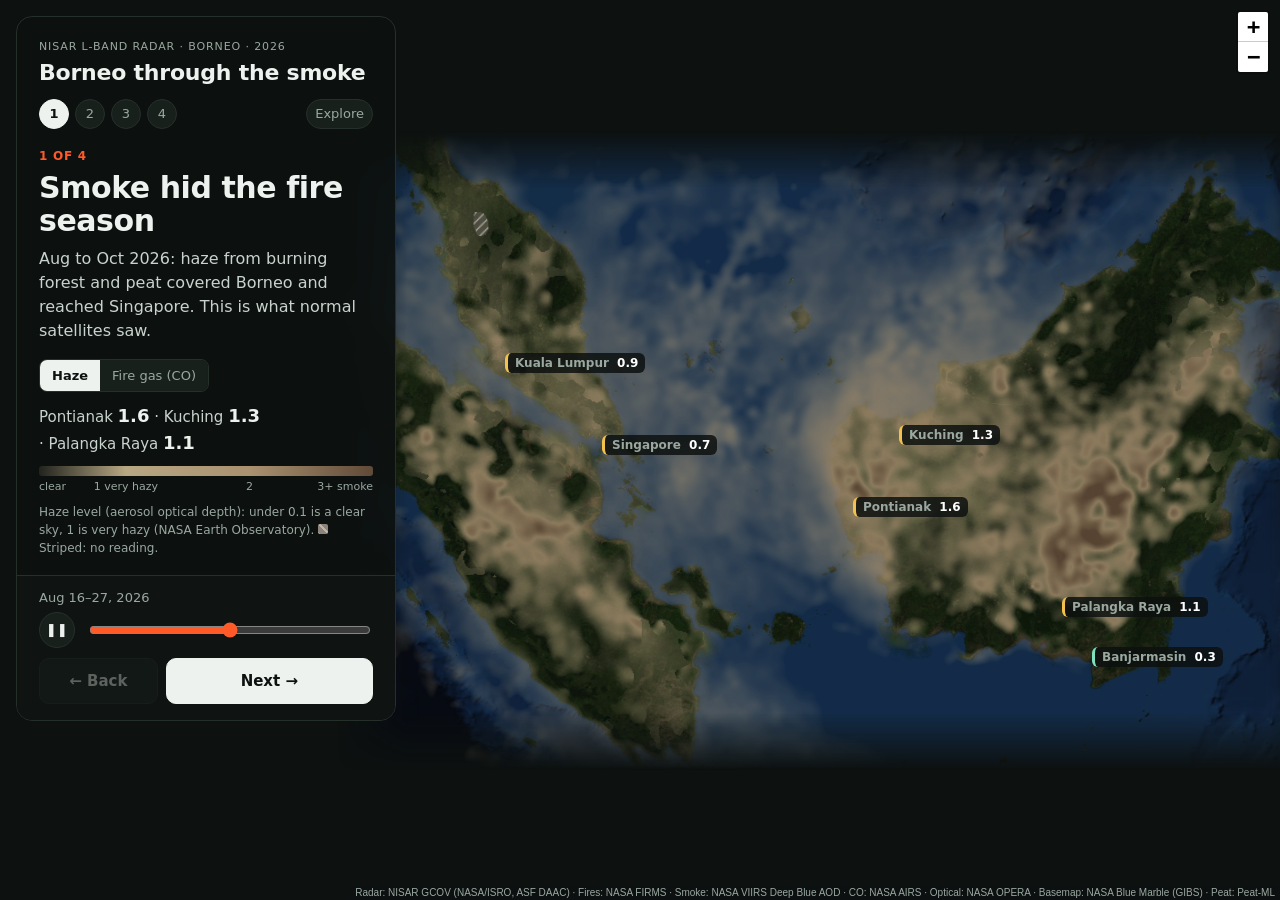
<file: index.html>
<!doctype html>
<html lang="en">
<head>
  <meta charset="utf-8">
  <meta name="viewport" content="width=device-width, initial-scale=1">
  <title>Borneo Through the Smoke</title>
  <link rel="stylesheet" href="vendor/leaflet.css">
  <link rel="stylesheet" href="style.css">
</head>
<body>
  <div id="map" aria-label="Map of Borneo and the region around it"></div>

  <aside id="panel">
    <header class="brand">
      <p class="kicker">NISAR L-band radar · Borneo · 2026</p>
      <h1>Borneo through the smoke</h1>
      <nav class="dots" id="dots" aria-label="Chapters"></nav>
    </header>

    <section class="chapter" id="chapter" aria-live="polite">
      <p class="chno" id="chNo"></p>
      <h2 id="chTitle"></h2>
      <p class="chbody" id="chBody"></p>
      <div class="widget" id="chWidget"></div>
    </section>

    <section class="explore" id="explore" hidden>
      <div class="stats">
        <div><span class="big loss" data-live="km2">0</span><small>km² of tree cover lost (radar)</small></div>
        <div><span class="big" data-live="co2">0</span><small>Mt CO₂ from peat (upper estimate)</small></div>
      </div>
      <p class="keys"><span><i class="key green"></i>tree cover in June</span><span><i class="key red"></i>lost (radar)</span><span><i class="key grey"></i>no tree cover</span></p>
      <div class="layers">
        <label><input type="checkbox" id="tPeat"> Peat <span class="hint"><i class="key peat"></i>peat <i class="key peatburn"></i>burned peat</span></label>
        <label><input type="checkbox" id="tFires"> NASA fire detections <span class="hint">36 days up to the slider date</span></label>
        <label><input type="checkbox" id="tSmoke"> Smoke <span class="hint">what normal satellites see</span></label>
        <label><input type="checkbox" id="tCO"> Fire gas <span class="hint">carbon monoxide, NASA AIRS</span></label>
        <p class="hint" id="smokeHides" hidden>Smoke is on: the radar layers are hidden under it.</p>
        <div id="exploreScales" hidden>
          <div class="gas-aod"><div class="aodbar"></div><div class="aodticks"><span style="left:0">clear</span><span style="left:26%">1 very hazy</span><span style="left:63%">2</span><span style="right:0">3+ smoke</span></div></div>
          <div class="gas-co" hidden><div class="cobar"></div><div class="aodticks"><span style="left:0">80 June</span><span style="left:45%">200</span><span style="right:0">330+ ppb</span></div></div>
        </div>
      </div>
      <div class="jumps">
        <button type="button" class="jump" data-jump="ketapang">Ketapang peat dome →</button>
      </div>
      <p class="hint">Click green or red for a spot's radar history.</p>
    </section>

    <section class="probe" id="probe" hidden>
      <div class="probe-head">
        <strong id="probeTitle">This spot</strong>
        <button id="probeClose" type="button" aria-label="Close">×</button>
      </div>
      <p class="probenote" id="probeNote"></p>
      <p class="legend"><span class="hv"></span>leaf echo (HV) <span class="hh"></span>ground and trunk echo (HH)</p>
      <svg id="chart" viewBox="0 0 300 100" role="img" aria-label="Radar brightness over time"></svg>
    </section>

    <p class="limits">Radar values are relative brightness from NISAR browse images, not calibrated backscatter. Radar map: Borneo south of 4.2° N. Sources and method: see the README.</p>

    <div class="dock">
      <section class="timeline">
        <div class="when"><span id="date">June 17 to 28</span></div>
        <div class="time">
          <button id="play" type="button" aria-label="Play">▶</button>
          <input id="slider" type="range" min="0" max="0" value="0" aria-label="12-day step">
        </div>
      </section>
      <div class="nav">
        <button id="prev" type="button">← Back</button>
        <button id="next" type="button" class="primary">Next →</button>
      </div>
    </div>
  </aside>

  <script src="vendor/leaflet.js"></script>
  <script src="app.js"></script>
</body>
</html>
</file>
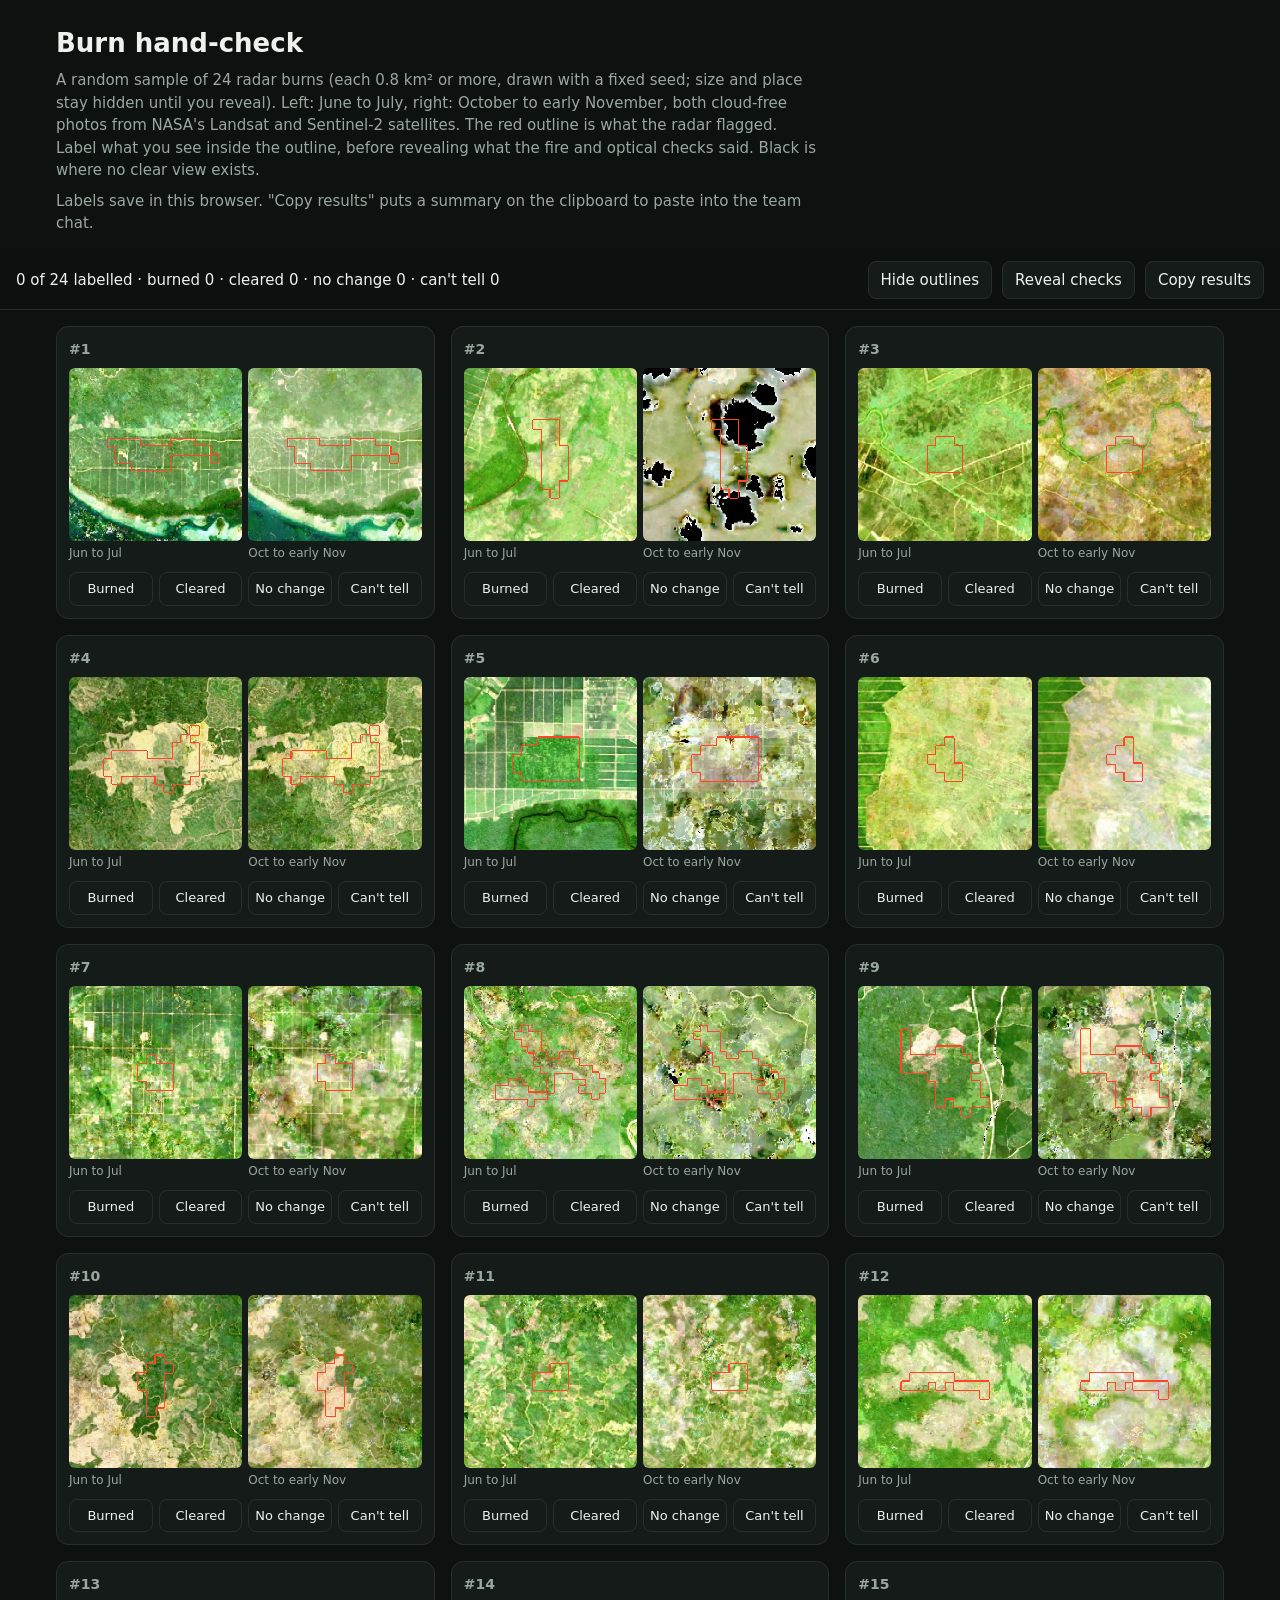
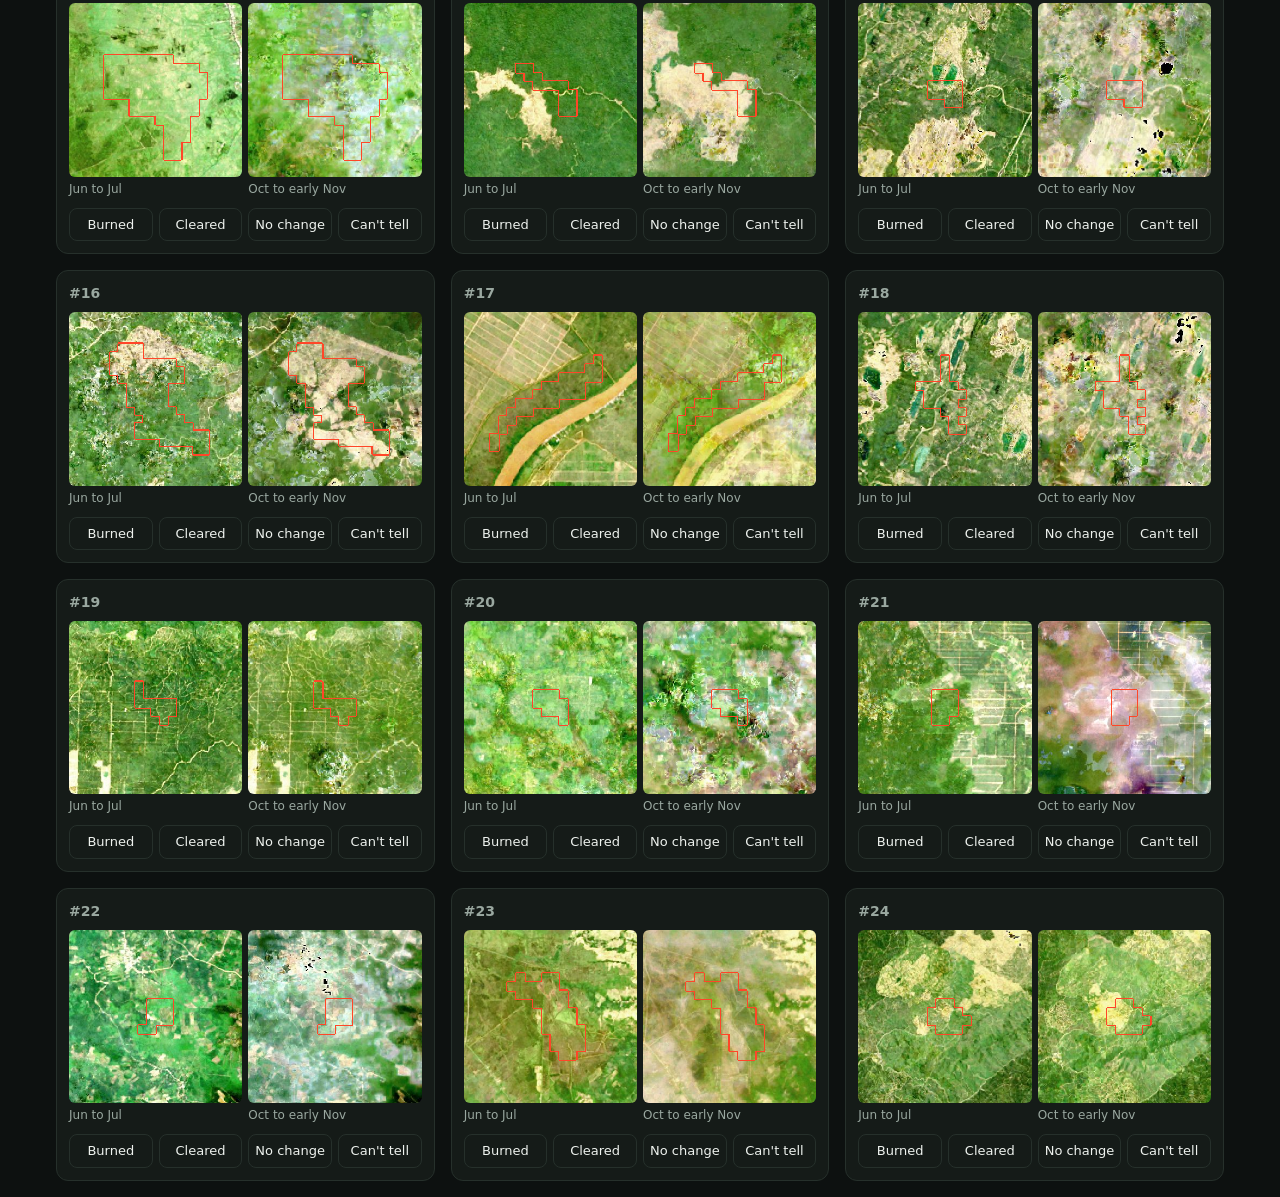
<file: review.html>
<!doctype html>
<html lang="en">
<head>
  <meta charset="utf-8">
  <meta name="viewport" content="width=device-width, initial-scale=1">
  <title>Burn Hand-Check</title>
  <style>
    :root { --bg: #0d1110; --card: #151b18; --ink: #eef2ee; --muted: #9aa8a0; --line: #26302b; --loss: #ff5a28; }
    * { box-sizing: border-box; }
    body { margin: 0; background: var(--bg); color: var(--ink); font: 15px/1.5 "Inter", system-ui, sans-serif; }
    header { padding: 24px 16px 8px; max-width: 1200px; margin: 0 auto; }
    h1 { margin: 0 0 6px; font-size: 26px; }
    p { margin: 0 0 8px; color: var(--muted); max-width: 760px; }
    .bar { position: sticky; top: 0; z-index: 2; background: rgba(13,17,16,0.95); border-bottom: 1px solid var(--line);
      padding: 10px 16px; display: flex; flex-wrap: wrap; gap: 10px; align-items: center; }
    .bar .tally { margin-right: auto; font-variant-numeric: tabular-nums; }
    button { font: inherit; cursor: pointer; border-radius: 8px; border: 1px solid var(--line); background: var(--card);
      color: var(--ink); padding: 7px 12px; }
    main { display: grid; grid-template-columns: repeat(auto-fill, minmax(340px, 1fr)); gap: 16px; padding: 16px;
      max-width: 1200px; margin: 0 auto; }
    .card { background: var(--card); border: 1px solid var(--line); border-radius: 12px; padding: 12px; }
    .card h2 { margin: 0 0 8px; font-size: 14px; font-weight: 600; display: flex; justify-content: space-between; color: var(--muted); }
    .pair { display: grid; grid-template-columns: 1fr 1fr; gap: 6px; }
    figure { margin: 0; position: relative; }
    figure img { width: 100%; display: block; border-radius: 6px; aspect-ratio: 1; image-rendering: auto; background: #000; }
    figure img.mask { position: absolute; inset: 0; image-rendering: pixelated; background: transparent; }
    figcaption { font-size: 12px; color: var(--muted); margin-top: 3px; }
    .hide-mask img.mask { display: none; }
    .labels { display: grid; grid-template-columns: repeat(4, 1fr); gap: 6px; margin-top: 10px; }
    .labels button { padding: 6px 4px; font-size: 13px; }
    .locked .labels button { cursor: default; opacity: 0.6; }
    .locked .labels button.on { opacity: 1; }
    .labels button.on { background: var(--ink); color: var(--bg); border-color: var(--ink); font-weight: 600; }
    .truth { margin-top: 8px; font-size: 13px; color: var(--muted); display: none; }
    .reveal .truth { display: block; }
    .where { display: none; }
    .reveal .where { display: inline; }
    .truth b { color: var(--ink); }
    a { color: var(--muted); }
  </style>
</head>
<body>
  <header>
    <h1>Burn hand-check</h1>
    <p>A random sample of 24 radar burns (each 0.8 km² or more, drawn with a fixed seed; size and place stay hidden until you reveal). Left: June to July, right: October to early November, both
      cloud-free photos from NASA's Landsat and Sentinel-2 satellites. The red outline is what the radar flagged. Label what you see
      inside the outline, before revealing what the fire and optical checks said. Black is where no clear view exists.</p>
    <p>Labels save in this browser. "Copy results" puts a summary on the clipboard to paste into the team chat.</p>
  </header>
  <div class="bar">
    <span class="tally" id="tally"></span>
    <button id="toggleMask" type="button">Hide outlines</button>
    <button id="reveal" type="button">Reveal checks</button>
    <button id="copy" type="button">Copy results</button>
  </div>
  <main id="grid"></main>

  <script>
    (async function () {
      const LABELS = [["burned", "Burned"], ["cleared", "Cleared"], ["none", "No change"], ["unclear", "Can't tell"]];
      const KEY = "burn-review-v1";
      let saved = {};
      try { saved = JSON.parse(localStorage.getItem(KEY) || "{}"); } catch (e) { saved = {}; }
      let revealed = false;
      try { revealed = localStorage.getItem(KEY + "-revealed") === "1"; } catch (e) { revealed = false; }
      const store = () => { try { localStorage.setItem(KEY, JSON.stringify(saved)); } catch (e) { /* labels stay in memory */ } };
      const data = await (await fetch("review/review.json", { cache: "no-cache" })).json();
      const grid = document.getElementById("grid");
      const pad = (n) => String(n).padStart(2, "0");
      grid.innerHTML = data.items.map((it) => `
        <article class="card" data-id="${it.id}">
          <h2><span>#${it.id + 1}<span class="where"> · ${it.km2} km²</span></span><a class="where" href="https://www.google.com/maps/@${it.lat},${it.lon},13z" target="_blank" rel="noopener">${it.lat}°, ${it.lon}°</a></h2>
          <div class="pair">
            <figure><img src="review/${pad(it.id)}_before.jpg" alt="Before"><img class="mask" src="review/${pad(it.id)}_mask.png" alt=""><figcaption>Jun to Jul</figcaption></figure>
            <figure><img src="review/${pad(it.id)}_after.jpg" alt="After"><img class="mask" src="review/${pad(it.id)}_mask.png" alt=""><figcaption>Oct to early Nov</figcaption></figure>
          </div>
          <div class="labels">${LABELS.map(([k, t]) => `<button type="button" data-label="${k}">${t}</button>`).join("")}</div>
          <div class="truth">Fire match: <b>${Math.round(it.fire * 100)}%</b> of the burn · Optical change map, new damage: <b>${Math.round(it.optical * 100)}%</b></div>
        </article>`).join("");

      if (revealed) { document.body.classList.add("reveal"); document.getElementById("reveal").textContent = "Hide checks"; }
      function paint() {
        document.body.classList.toggle("locked", revealed);
        grid.querySelectorAll(".card").forEach((card) => {
          card.querySelectorAll("[data-label]").forEach((b) => b.classList.toggle("on", saved[card.dataset.id] === b.dataset.label));
        });
        const n = data.items.length, done = Object.keys(saved).length;
        const count = (k) => Object.values(saved).filter((v) => v === k).length;
        document.getElementById("tally").textContent = (revealed ? "Checks revealed, labels locked. " : "") +
          `${done} of ${n} labelled · burned ${count("burned")} · cleared ${count("cleared")} · no change ${count("none")} · can't tell ${count("unclear")}`;
      }
      grid.addEventListener("click", (e) => {
        const b = e.target.closest("[data-label]");
        if (!b || revealed) return;  // labels lock for good once the checks have been revealed
        const id = b.closest(".card").dataset.id;
        saved[id] = saved[id] === b.dataset.label ? undefined : b.dataset.label;
        if (!saved[id]) delete saved[id];
        store(); paint();
      });
      document.getElementById("toggleMask").addEventListener("click", (e) => {
        const off = document.body.classList.toggle("hide-mask");
        e.target.textContent = off ? "Show outlines" : "Hide outlines";
      });
      document.getElementById("reveal").addEventListener("click", (e) => {
        const on = document.body.classList.toggle("reveal");
        if (on && !revealed) { revealed = true; try { localStorage.setItem(KEY + "-revealed", "1"); } catch (err) { /* stays locked this visit */ } }
        paint();
        e.target.textContent = on ? "Hide checks" : "Reveal checks";
      });
      document.getElementById("copy").addEventListener("click", async (e) => {
        const rows = data.items.map((it) => `#${it.id + 1}\t${it.lat},${it.lon}\t${it.km2} km2\t${saved[it.id] || "-"}\tfire ${Math.round(it.fire * 100)}%\toptical ${Math.round(it.optical * 100)}%`);
        const text = document.getElementById("tally").textContent + "\n" + rows.join("\n");
        try { await navigator.clipboard.writeText(text); e.target.textContent = "Copied"; }
        catch (err) { e.target.textContent = "Copy failed"; }
        setTimeout(() => { e.target.textContent = "Copy results"; }, 1500);
      });
      paint();
    })();
  </script>
</body>
</html>
</file>
<file: vendor/leaflet.css>
/* required styles */

.leaflet-pane,
.leaflet-tile,
.leaflet-marker-icon,
.leaflet-marker-shadow,
.leaflet-tile-container,
.leaflet-pane > svg,
.leaflet-pane > canvas,
.leaflet-zoom-box,
.leaflet-image-layer,
.leaflet-layer {
	position: absolute;
	left: 0;
	top: 0;
	}
.leaflet-container {
	overflow: hidden;
	}
.leaflet-tile,
.leaflet-marker-icon,
.leaflet-marker-shadow {
	-webkit-user-select: none;
	   -moz-user-select: none;
	        user-select: none;
	  -webkit-user-drag: none;
	}
/* Prevents IE11 from highlighting tiles in blue */
.leaflet-tile::selection {
	background: transparent;
}
/* Safari renders non-retina tile on retina better with this, but Chrome is worse */
.leaflet-safari .leaflet-tile {
	image-rendering: -webkit-optimize-contrast;
	}
/* hack that prevents hw layers "stretching" when loading new tiles */
.leaflet-safari .leaflet-tile-container {
	width: 1600px;
	height: 1600px;
	-webkit-transform-origin: 0 0;
	}
.leaflet-marker-icon,
.leaflet-marker-shadow {
	display: block;
	}
/* .leaflet-container svg: reset svg max-width decleration shipped in Joomla! (joomla.org) 3.x */
/* .leaflet-container img: map is broken in FF if you have max-width: 100% on tiles */
.leaflet-container .leaflet-overlay-pane svg {
	max-width: none !important;
	max-height: none !important;
	}
.leaflet-container .leaflet-marker-pane img,
.leaflet-container .leaflet-shadow-pane img,
.leaflet-container .leaflet-tile-pane img,
.leaflet-container img.leaflet-image-layer,
.leaflet-container .leaflet-tile {
	max-width: none !important;
	max-height: none !important;
	width: auto;
	padding: 0;
	}

.leaflet-container img.leaflet-tile {
	/* See: https://bugs.chromium.org/p/chromium/issues/detail?id=600120 */
	mix-blend-mode: plus-lighter;
}

.leaflet-container.leaflet-touch-zoom {
	-ms-touch-action: pan-x pan-y;
	touch-action: pan-x pan-y;
	}
.leaflet-container.leaflet-touch-drag {
	-ms-touch-action: pinch-zoom;
	/* Fallback for FF which doesn't support pinch-zoom */
	touch-action: none;
	touch-action: pinch-zoom;
}
.leaflet-container.leaflet-touch-drag.leaflet-touch-zoom {
	-ms-touch-action: none;
	touch-action: none;
}
.leaflet-container {
	-webkit-tap-highlight-color: transparent;
}
.leaflet-container a {
	-webkit-tap-highlight-color: rgba(51, 181, 229, 0.4);
}
.leaflet-tile {
	filter: inherit;
	visibility: hidden;
	}
.leaflet-tile-loaded {
	visibility: inherit;
	}
.leaflet-zoom-box {
	width: 0;
	height: 0;
	-moz-box-sizing: border-box;
	     box-sizing: border-box;
	z-index: 800;
	}
/* workaround for https://bugzilla.mozilla.org/show_bug.cgi?id=888319 */
.leaflet-overlay-pane svg {
	-moz-user-select: none;
	}

.leaflet-pane         { z-index: 400; }

.leaflet-tile-pane    { z-index: 200; }
.leaflet-overlay-pane { z-index: 400; }
.leaflet-shadow-pane  { z-index: 500; }
.leaflet-marker-pane  { z-index: 600; }
.leaflet-tooltip-pane   { z-index: 650; }
.leaflet-popup-pane   { z-index: 700; }

.leaflet-map-pane canvas { z-index: 100; }
.leaflet-map-pane svg    { z-index: 200; }

.leaflet-vml-shape {
	width: 1px;
	height: 1px;
	}
.lvml {
	behavior: url(#default#VML);
	display: inline-block;
	position: absolute;
	}


/* control positioning */

.leaflet-control {
	position: relative;
	z-index: 800;
	pointer-events: visiblePainted; /* IE 9-10 doesn't have auto */
	pointer-events: auto;
	}
.leaflet-top,
.leaflet-bottom {
	position: absolute;
	z-index: 1000;
	pointer-events: none;
	}
.leaflet-top {
	top: 0;
	}
.leaflet-right {
	right: 0;
	}
.leaflet-bottom {
	bottom: 0;
	}
.leaflet-left {
	left: 0;
	}
.leaflet-control {
	float: left;
	clear: both;
	}
.leaflet-right .leaflet-control {
	float: right;
	}
.leaflet-top .leaflet-control {
	margin-top: 10px;
	}
.leaflet-bottom .leaflet-control {
	margin-bottom: 10px;
	}
.leaflet-left .leaflet-control {
	margin-left: 10px;
	}
.leaflet-right .leaflet-control {
	margin-right: 10px;
	}


/* zoom and fade animations */

.leaflet-fade-anim .leaflet-popup {
	opacity: 0;
	-webkit-transition: opacity 0.2s linear;
	   -moz-transition: opacity 0.2s linear;
	        transition: opacity 0.2s linear;
	}
.leaflet-fade-anim .leaflet-map-pane .leaflet-popup {
	opacity: 1;
	}
.leaflet-zoom-animated {
	-webkit-transform-origin: 0 0;
	    -ms-transform-origin: 0 0;
	        transform-origin: 0 0;
	}
svg.leaflet-zoom-animated {
	will-change: transform;
}

.leaflet-zoom-anim .leaflet-zoom-animated {
	-webkit-transition: -webkit-transform 0.25s cubic-bezier(0,0,0.25,1);
	   -moz-transition:    -moz-transform 0.25s cubic-bezier(0,0,0.25,1);
	        transition:         transform 0.25s cubic-bezier(0,0,0.25,1);
	}
.leaflet-zoom-anim .leaflet-tile,
.leaflet-pan-anim .leaflet-tile {
	-webkit-transition: none;
	   -moz-transition: none;
	        transition: none;
	}

.leaflet-zoom-anim .leaflet-zoom-hide {
	visibility: hidden;
	}


/* cursors */

.leaflet-interactive {
	cursor: pointer;
	}
.leaflet-grab {
	cursor: -webkit-grab;
	cursor:    -moz-grab;
	cursor:         grab;
	}
.leaflet-crosshair,
.leaflet-crosshair .leaflet-interactive {
	cursor: crosshair;
	}
.leaflet-popup-pane,
.leaflet-control {
	cursor: auto;
	}
.leaflet-dragging .leaflet-grab,
.leaflet-dragging .leaflet-grab .leaflet-interactive,
.leaflet-dragging .leaflet-marker-draggable {
	cursor: move;
	cursor: -webkit-grabbing;
	cursor:    -moz-grabbing;
	cursor:         grabbing;
	}

/* marker & overlays interactivity */
.leaflet-marker-icon,
.leaflet-marker-shadow,
.leaflet-image-layer,
.leaflet-pane > svg path,
.leaflet-tile-container {
	pointer-events: none;
	}

.leaflet-marker-icon.leaflet-interactive,
.leaflet-image-layer.leaflet-interactive,
.leaflet-pane > svg path.leaflet-interactive,
svg.leaflet-image-layer.leaflet-interactive path {
	pointer-events: visiblePainted; /* IE 9-10 doesn't have auto */
	pointer-events: auto;
	}

/* visual tweaks */

.leaflet-container {
	background: #ddd;
	outline-offset: 1px;
	}
.leaflet-container a {
	color: #0078A8;
	}
.leaflet-zoom-box {
	border: 2px dotted #38f;
	background: rgba(255,255,255,0.5);
	}


/* general typography */
.leaflet-container {
	font-family: "Helvetica Neue", Arial, Helvetica, sans-serif;
	font-size: 12px;
	font-size: 0.75rem;
	line-height: 1.5;
	}


/* general toolbar styles */

.leaflet-bar {
	box-shadow: 0 1px 5px rgba(0,0,0,0.65);
	border-radius: 4px;
	}
.leaflet-bar a {
	background-color: #fff;
	border-bottom: 1px solid #ccc;
	width: 26px;
	height: 26px;
	line-height: 26px;
	display: block;
	text-align: center;
	text-decoration: none;
	color: black;
	}
.leaflet-bar a,
.leaflet-control-layers-toggle {
	background-position: 50% 50%;
	background-repeat: no-repeat;
	display: block;
	}
.leaflet-bar a:hover,
.leaflet-bar a:focus {
	background-color: #f4f4f4;
	}
.leaflet-bar a:first-child {
	border-top-left-radius: 4px;
	border-top-right-radius: 4px;
	}
.leaflet-bar a:last-child {
	border-bottom-left-radius: 4px;
	border-bottom-right-radius: 4px;
	border-bottom: none;
	}
.leaflet-bar a.leaflet-disabled {
	cursor: default;
	background-color: #f4f4f4;
	color: #bbb;
	}

.leaflet-touch .leaflet-bar a {
	width: 30px;
	height: 30px;
	line-height: 30px;
	}
.leaflet-touch .leaflet-bar a:first-child {
	border-top-left-radius: 2px;
	border-top-right-radius: 2px;
	}
.leaflet-touch .leaflet-bar a:last-child {
	border-bottom-left-radius: 2px;
	border-bottom-right-radius: 2px;
	}

/* zoom control */

.leaflet-control-zoom-in,
.leaflet-control-zoom-out {
	font: bold 18px 'Lucida Console', Monaco, monospace;
	text-indent: 1px;
	}

.leaflet-touch .leaflet-control-zoom-in, .leaflet-touch .leaflet-control-zoom-out  {
	font-size: 22px;
	}


/* layers control */

.leaflet-control-layers {
	box-shadow: 0 1px 5px rgba(0,0,0,0.4);
	background: #fff;
	border-radius: 5px;
	}
.leaflet-control-layers-toggle {
	background-image: url(images/layers.png);
	width: 36px;
	height: 36px;
	}
.leaflet-retina .leaflet-control-layers-toggle {
	background-image: url(images/layers-2x.png);
	background-size: 26px 26px;
	}
.leaflet-touch .leaflet-control-layers-toggle {
	width: 44px;
	height: 44px;
	}
.leaflet-control-layers .leaflet-control-layers-list,
.leaflet-control-layers-expanded .leaflet-control-layers-toggle {
	display: none;
	}
.leaflet-control-layers-expanded .leaflet-control-layers-list {
	display: block;
	position: relative;
	}
.leaflet-control-layers-expanded {
	padding: 6px 10px 6px 6px;
	color: #333;
	background: #fff;
	}
.leaflet-control-layers-scrollbar {
	overflow-y: scroll;
	overflow-x: hidden;
	padding-right: 5px;
	}
.leaflet-control-layers-selector {
	margin-top: 2px;
	position: relative;
	top: 1px;
	}
.leaflet-control-layers label {
	display: block;
	font-size: 13px;
	font-size: 1.08333em;
	}
.leaflet-control-layers-separator {
	height: 0;
	border-top: 1px solid #ddd;
	margin: 5px -10px 5px -6px;
	}

/* Default icon URLs */
.leaflet-default-icon-path { /* used only in path-guessing heuristic, see L.Icon.Default */
	background-image: url(images/marker-icon.png);
	}


/* attribution and scale controls */

.leaflet-container .leaflet-control-attribution {
	background: #fff;
	background: rgba(255, 255, 255, 0.8);
	margin: 0;
	}
.leaflet-control-attribution,
.leaflet-control-scale-line {
	padding: 0 5px;
	color: #333;
	line-height: 1.4;
	}
.leaflet-control-attribution a {
	text-decoration: none;
	}
.leaflet-control-attribution a:hover,
.leaflet-control-attribution a:focus {
	text-decoration: underline;
	}
.leaflet-attribution-flag {
	display: inline !important;
	vertical-align: baseline !important;
	width: 1em;
	height: 0.6669em;
	}
.leaflet-left .leaflet-control-scale {
	margin-left: 5px;
	}
.leaflet-bottom .leaflet-control-scale {
	margin-bottom: 5px;
	}
.leaflet-control-scale-line {
	border: 2px solid #777;
	border-top: none;
	line-height: 1.1;
	padding: 2px 5px 1px;
	white-space: nowrap;
	-moz-box-sizing: border-box;
	     box-sizing: border-box;
	background: rgba(255, 255, 255, 0.8);
	text-shadow: 1px 1px #fff;
	}
.leaflet-control-scale-line:not(:first-child) {
	border-top: 2px solid #777;
	border-bottom: none;
	margin-top: -2px;
	}
.leaflet-control-scale-line:not(:first-child):not(:last-child) {
	border-bottom: 2px solid #777;
	}

.leaflet-touch .leaflet-control-attribution,
.leaflet-touch .leaflet-control-layers,
.leaflet-touch .leaflet-bar {
	box-shadow: none;
	}
.leaflet-touch .leaflet-control-layers,
.leaflet-touch .leaflet-bar {
	border: 2px solid rgba(0,0,0,0.2);
	background-clip: padding-box;
	}


/* popup */

.leaflet-popup {
	position: absolute;
	text-align: center;
	margin-bottom: 20px;
	}
.leaflet-popup-content-wrapper {
	padding: 1px;
	text-align: left;
	border-radius: 12px;
	}
.leaflet-popup-content {
	margin: 13px 24px 13px 20px;
	line-height: 1.3;
	font-size: 13px;
	font-size: 1.08333em;
	min-height: 1px;
	}
.leaflet-popup-content p {
	margin: 17px 0;
	margin: 1.3em 0;
	}
.leaflet-popup-tip-container {
	width: 40px;
	height: 20px;
	position: absolute;
	left: 50%;
	margin-top: -1px;
	margin-left: -20px;
	overflow: hidden;
	pointer-events: none;
	}
.leaflet-popup-tip {
	width: 17px;
	height: 17px;
	padding: 1px;

	margin: -10px auto 0;
	pointer-events: auto;

	-webkit-transform: rotate(45deg);
	   -moz-transform: rotate(45deg);
	    -ms-transform: rotate(45deg);
	        transform: rotate(45deg);
	}
.leaflet-popup-content-wrapper,
.leaflet-popup-tip {
	background: white;
	color: #333;
	box-shadow: 0 3px 14px rgba(0,0,0,0.4);
	}
.leaflet-container a.leaflet-popup-close-button {
	position: absolute;
	top: 0;
	right: 0;
	border: none;
	text-align: center;
	width: 24px;
	height: 24px;
	font: 16px/24px Tahoma, Verdana, sans-serif;
	color: #757575;
	text-decoration: none;
	background: transparent;
	}
.leaflet-container a.leaflet-popup-close-button:hover,
.leaflet-container a.leaflet-popup-close-button:focus {
	color: #585858;
	}
.leaflet-popup-scrolled {
	overflow: auto;
	}

.leaflet-oldie .leaflet-popup-content-wrapper {
	-ms-zoom: 1;
	}
.leaflet-oldie .leaflet-popup-tip {
	width: 24px;
	margin: 0 auto;

	-ms-filter: "progid:DXImageTransform.Microsoft.Matrix(M11=0.70710678, M12=0.70710678, M21=-0.70710678, M22=0.70710678)";
	filter: progid:DXImageTransform.Microsoft.Matrix(M11=0.70710678, M12=0.70710678, M21=-0.70710678, M22=0.70710678);
	}

.leaflet-oldie .leaflet-control-zoom,
.leaflet-oldie .leaflet-control-layers,
.leaflet-oldie .leaflet-popup-content-wrapper,
.leaflet-oldie .leaflet-popup-tip {
	border: 1px solid #999;
	}


/* div icon */

.leaflet-div-icon {
	background: #fff;
	border: 1px solid #666;
	}


/* Tooltip */
/* Base styles for the element that has a tooltip */
.leaflet-tooltip {
	position: absolute;
	padding: 6px;
	background-color: #fff;
	border: 1px solid #fff;
	border-radius: 3px;
	color: #222;
	white-space: nowrap;
	-webkit-user-select: none;
	-moz-user-select: none;
	-ms-user-select: none;
	user-select: none;
	pointer-events: none;
	box-shadow: 0 1px 3px rgba(0,0,0,0.4);
	}
.leaflet-tooltip.leaflet-interactive {
	cursor: pointer;
	pointer-events: auto;
	}
.leaflet-tooltip-top:before,
.leaflet-tooltip-bottom:before,
.leaflet-tooltip-left:before,
.leaflet-tooltip-right:before {
	position: absolute;
	pointer-events: none;
	border: 6px solid transparent;
	background: transparent;
	content: "";
	}

/* Directions */

.leaflet-tooltip-bottom {
	margin-top: 6px;
}
.leaflet-tooltip-top {
	margin-top: -6px;
}
.leaflet-tooltip-bottom:before,
.leaflet-tooltip-top:before {
	left: 50%;
	margin-left: -6px;
	}
.leaflet-tooltip-top:before {
	bottom: 0;
	margin-bottom: -12px;
	border-top-color: #fff;
	}
.leaflet-tooltip-bottom:before {
	top: 0;
	margin-top: -12px;
	margin-left: -6px;
	border-bottom-color: #fff;
	}
.leaflet-tooltip-left {
	margin-left: -6px;
}
.leaflet-tooltip-right {
	margin-left: 6px;
}
.leaflet-tooltip-left:before,
.leaflet-tooltip-right:before {
	top: 50%;
	margin-top: -6px;
	}
.leaflet-tooltip-left:before {
	right: 0;
	margin-right: -12px;
	border-left-color: #fff;
	}
.leaflet-tooltip-right:before {
	left: 0;
	margin-left: -12px;
	border-right-color: #fff;
	}

/* Printing */

@media print {
	/* Prevent printers from removing background-images of controls. */
	.leaflet-control {
		-webkit-print-color-adjust: exact;
		print-color-adjust: exact;
		}
	}
</file>
<file: style.css>
:root {
  --bg: #0d1110;
  --panel: rgba(13, 17, 16, 0.94);
  --ink: #eef2ee;
  --muted: #9aa8a0;
  --line: #26302b;
  --chip: #18201c;
  --loss: #ff5a28;
  --fire: #ffd23f;
  --green: #3f7a52;
  --hv: #7ee0be;
  --hh: #8fb4ff;
}

* { box-sizing: border-box; }
html, body { margin: 0; height: 100%; background: var(--bg); color: var(--ink);
  font: 15px/1.5 "Inter", system-ui, -apple-system, "Segoe UI", sans-serif; }
button { font: inherit; }

/* Map */
#map { position: fixed; inset: 0; background: var(--bg); }
.leaflet-container { background: var(--bg); }
.leaflet-control-attribution { background: rgba(13, 17, 16, 0.75) !important; color: var(--muted) !important; font-size: 10px; }
.leaflet-control-attribution a { color: var(--muted) !important; }
.leaflet-pane { transition: opacity 0.9s ease; }
.leaflet-loss-pane.glow { filter: drop-shadow(0 0 1.5px #ff3a28) drop-shadow(0 0 3px rgba(255, 70, 30, 0.8)); }
.pixelated { image-rendering: pixelated; }

/* Panel */
#panel {
  position: fixed; top: 16px; left: 16px; bottom: 16px; width: 380px;
  display: flex; flex-direction: column; gap: 18px; padding: 22px 22px 16px;
  background: var(--panel); border: 1px solid var(--line); border-radius: 16px;
  overflow-y: auto; z-index: 1000; backdrop-filter: blur(8px);
}
.kicker { margin: 0 0 4px; color: var(--muted); font-size: 11px; letter-spacing: 0.08em; text-transform: uppercase; }
h1 { margin: 0; font-size: 22px; line-height: 1.15; letter-spacing: -0.01em; }

.dots { display: flex; gap: 6px; margin-top: 14px; }
.dots button { min-width: 30px; height: 30px; padding: 0 8px; border-radius: 15px; border: 1px solid var(--line);
  background: var(--chip); color: var(--muted); cursor: pointer; font-size: 13px; }
.dots button.on { background: var(--ink); color: var(--bg); border-color: var(--ink); font-weight: 600; }
.dots .explore-dot { margin-left: auto; }

/* Chapter */
.chno { margin: 0 0 6px; color: var(--loss); font-size: 12px; font-weight: 600; letter-spacing: 0.06em; text-transform: uppercase; }
h2 { margin: 0 0 10px; font-size: 30px; line-height: 1.1; letter-spacing: -0.015em; }
.chbody { margin: 0 0 16px; color: #c9d3cd; font-size: 16px; }
.widget small, .stats small { display: block; color: var(--muted); font-size: 13px; }
.big { display: block; font-size: 56px; font-weight: 700; line-height: 1; font-variant-numeric: tabular-nums; letter-spacing: -0.02em; }
.big.loss { color: var(--loss); }
.hint { margin: 8px 0 0; color: var(--muted); font-size: 12px; }
.keys { display: flex; flex-wrap: wrap; gap: 6px 14px; margin: 14px 0 0; font-size: 13px; color: var(--muted); }
.key { display: inline-block; width: 10px; height: 10px; border-radius: 2px; margin-right: 6px; vertical-align: 0; }
.key.green { background: var(--green); }
.key.red { background: #ff3a28; }
.key.grey { background: #55595a; }
.key.nodata { background: repeating-linear-gradient(45deg, #beb4a8 0 2px, #8c847a 2px 7px); }

.cityline { margin: 0 0 10px; font-size: 15px; color: #c9d3cd; }
.cityline b { color: var(--ink); font-size: 18px; }
.aodbar { height: 10px; border-radius: 3px;
  background: linear-gradient(90deg, rgba(226,205,160,0.1) 0%, rgba(226,205,160,0.8) 26%, rgb(170,145,112) 63%, rgb(96,74,56) 100%); }
.aodticks { position: relative; height: 16px; margin-top: 3px; font-size: 11px; color: var(--muted); }
.aodticks span { position: absolute; top: 0; white-space: nowrap; }
.aodticks span[style^="left:26"], .aodticks span[style^="left:63"] { transform: translateX(-50%); }

.bars { display: grid; gap: 4px; }
.bar { position: relative; height: 34px; background: var(--chip); border-radius: 6px; overflow: hidden; margin-top: 8px; }
.bar span { position: absolute; inset: 0 auto 0 0; background: var(--loss); border-radius: 6px; }
.bar.dim span { background: #4a524e; }
.bar b { position: absolute; left: 10px; top: 50%; transform: translateY(-50%); font-size: 20px; }

.second { margin: 14px 0 0; padding-top: 12px; border-top: 1px solid var(--line); font-size: 13px; color: #c9d3cd; }
.second b { color: var(--ink); }

/* Explore */
.explore { display: grid; gap: 18px; }
.explore[hidden] { display: none; }
.stats { display: grid; grid-template-columns: 1fr 1fr; gap: 12px; }
.stats .big { font-size: 38px; }
.layers { display: grid; gap: 10px; }
.layers label { display: flex; gap: 10px; align-items: center; cursor: pointer; }
.layers input { width: 18px; height: 18px; accent-color: var(--hv); }
.layers .hint { margin: 0; }
.jumps { display: flex; flex-wrap: wrap; gap: 8px; }
.jump { padding: 8px 14px; border-radius: 8px; border: 1px solid var(--line); background: var(--chip); color: var(--ink); cursor: pointer; }
.jump:hover { border-color: var(--loss); }

/* Probe */
.probe { border-top: 1px solid var(--line); padding-top: 14px; }
.probe-head { display: flex; justify-content: space-between; align-items: center; }
#probeClose { background: none; border: none; color: var(--muted); font-size: 22px; cursor: pointer; }
#chart { width: 100%; height: auto; margin-top: 6px; }
#chart text { fill: var(--muted); font-size: 9px; }
#chart .grid { stroke: var(--line); }
#chart path.hv { stroke: var(--hv); fill: none; stroke-width: 3; }
#chart path.hh { stroke: var(--hh); fill: none; stroke-width: 1.5; }
#chart circle.hv { fill: var(--hv); }
#chart circle.hh { fill: var(--hh); }
#chart .now { stroke: var(--loss); stroke-dasharray: 3 3; }
.probenote { margin: 6px 0 0; font-size: 14px; }
.legend { margin: 6px 0 0; font-size: 12px; color: var(--muted); }
.legend span { display: inline-block; width: 14px; height: 3px; margin: 0 6px 3px 0; vertical-align: middle; }
.legend .hv { background: var(--hv); }
.legend .hh { background: var(--hh); margin-left: 8px; }

/* Timeline and nav */

.when { font-size: 13px; color: var(--muted); margin-bottom: 4px; }
.time { display: flex; align-items: center; gap: 12px; }
#play { width: 36px; height: 36px; flex: none; border-radius: 50%; border: 1px solid var(--line);
  background: var(--chip); color: var(--ink); font-size: 13px; cursor: pointer; }
#slider { flex: 1; accent-color: var(--loss); height: 28px; }

/* Timeline and nav share a dock pinned to the bottom of the panel, so neither is ever scrolled away. */
.limits { margin: auto 0 0; font-size: 11px; color: var(--muted); }
.dock { position: sticky; bottom: -16px; margin: auto -22px -16px; padding: 12px 22px 16px; display: grid; gap: 10px;
  background: #0f1412; border-top: 1px solid var(--line); z-index: 2; }
.nav { display: flex; gap: 8px; }
.nav button { flex: 1; padding: 11px 14px; border-radius: 10px; border: 1px solid var(--line); background: var(--chip);
  color: var(--ink); cursor: pointer; font-weight: 600; }
.nav button.primary { flex: 2; background: var(--ink); color: var(--bg); border-color: var(--ink); }
.nav button:disabled { opacity: 0.35; cursor: default; }


/* City readings on the smoke map */
.city { white-space: nowrap; font: 600 12px/1.2 system-ui, sans-serif; color: #fff; background: rgba(13, 17, 16, 0.85);
  border-radius: 6px; padding: 3px 7px; transform: translate(-50%, -50%); border-left: 3px solid #8aa; width: max-content; }
.city b { font-weight: 600; color: var(--muted); margin-right: 4px; }
.city.clear { border-left-color: #7ee0be; }
.city.hazy { border-left-color: #f2c14e; }
.city.thick { border-left-color: #ff5a36; }
.city.none { border-left-color: #556; color: var(--muted); font-weight: 400; }

/* Phones: bottom sheet */
@media (max-width: 700px) {
  #panel { top: auto; left: 0; right: 0; bottom: 0; width: auto; max-height: 56vh;
    border-radius: 16px 16px 0 0; padding: 14px 16px 12px; gap: 12px; }

  .dots { margin-top: 0; }
  h2 { font-size: 22px; }
  .chbody { font-size: 14px; margin-bottom: 10px; }
  .big { font-size: 40px; }

  .limits { display: none; }
  .city { font-size: 10px; padding: 2px 5px; }
}
#panel { scrollbar-width: thin; scrollbar-color: #34403a transparent; }

/* Review fixes */
.key.peat { background: rgba(120, 72, 40, 0.75); }
.key.peatburn { background: #6e1a12; }
.layers .hint .key { margin-left: 6px; }
.bars.two { grid-template-columns: 1fr 1fr; gap: 10px; }
.bars.two .bar { margin-top: 0; }
.key.fire { background: #ffe23c; }
.key.firefaint { background: rgba(255, 110, 20, 0.7); }
.leaflet-fires-pane.glow { filter: drop-shadow(0 0 1.5px #ffd23c) drop-shadow(0 0 3px rgba(255, 210, 60, 0.7)); }
.fadetop { -webkit-mask-image: linear-gradient(to bottom, transparent 1%, #000 5%); mask-image: linear-gradient(to bottom, transparent 1%, #000 5%); }
.headline { display: flex; align-items: baseline; gap: 10px; margin-bottom: 4px; }
.headline .big { color: var(--fire); }
.headline span:last-child { color: #c9d3cd; font-size: 15px; line-height: 1.3; }
.confirm { margin: 12px 0 0; font-size: 13px; color: #c9d3cd; }
.confirm b { color: var(--ink); }
input[type="checkbox"]:disabled + * , label:has(input:disabled) { opacity: 0.45; }
/* Region layers (smoke, regional basemap) fade out at their edges instead of ending in a hard rectangle. */
.feather { -webkit-mask-image: linear-gradient(to right, transparent, #000 7%, #000 93%, transparent),
  linear-gradient(to bottom, transparent, #000 9%, #000 91%, transparent);
  -webkit-mask-composite: source-in; mask-image: linear-gradient(to right, transparent, #000 7%, #000 93%, transparent),
  linear-gradient(to bottom, transparent, #000 9%, #000 91%, transparent); mask-composite: intersect; }
@media (max-width: 700px) {
  .brand .kicker { display: none; }
  .brand h1 { font-size: 15px; margin-bottom: 8px; }
  .dock { bottom: -12px; margin: 0 -16px -12px; padding: 8px 16px 12px; gap: 6px; }
  .limits { display: none; }
}
#chart .zero { stroke: #55615a; stroke-dasharray: 2 3; }

@media (max-width: 700px) { .big { font-size: 34px; } .widget small { font-size: 12px; } .probenote { font-size: 13px; } }
.seg { display: inline-flex; border: 1px solid var(--line); border-radius: 8px; overflow: hidden; margin-bottom: 10px; }
.seg button { background: var(--chip); color: var(--muted); border: 0; padding: 6px 12px; cursor: pointer; font-size: 13px; }
.seg button.on { background: var(--ink); color: var(--bg); font-weight: 600; }
.cobar { height: 10px; border-radius: 3px; background: linear-gradient(90deg, rgba(215,175,255,0.1), rgba(215,175,255,0.6) 25%, rgb(200,70,225) 55%, rgb(120,20,165)); }
/* Laptop screens around 800 px tall: tighten the story so chapter 4's chart clears the dock. */
@media (min-width: 701px) and (max-height: 880px) {
  .brand .kicker { display: none; }
  h2 { font-size: 26px; margin-bottom: 8px; }
  .chbody { font-size: 15px; margin-bottom: 12px; }
  .big { font-size: 46px; }
  .probe { padding-top: 10px; }
  .carline { display: none; }
  #panel { gap: 14px; }
}
@media (max-width: 700px) {
  .cityline { display: none; }        /* the chips on the map carry the same numbers */
  .city-Banjarmasin { transform: translate(-50%, 40%); }
}
.cv { white-space: nowrap; }
/* Tall screens (the 1920x1080 video): the panel hugs its content instead of leaving a dark gap above the dock. */
@media (min-width: 701px) and (min-height: 900px) { #panel { bottom: auto; max-height: calc(100vh - 32px); } }
</file>
